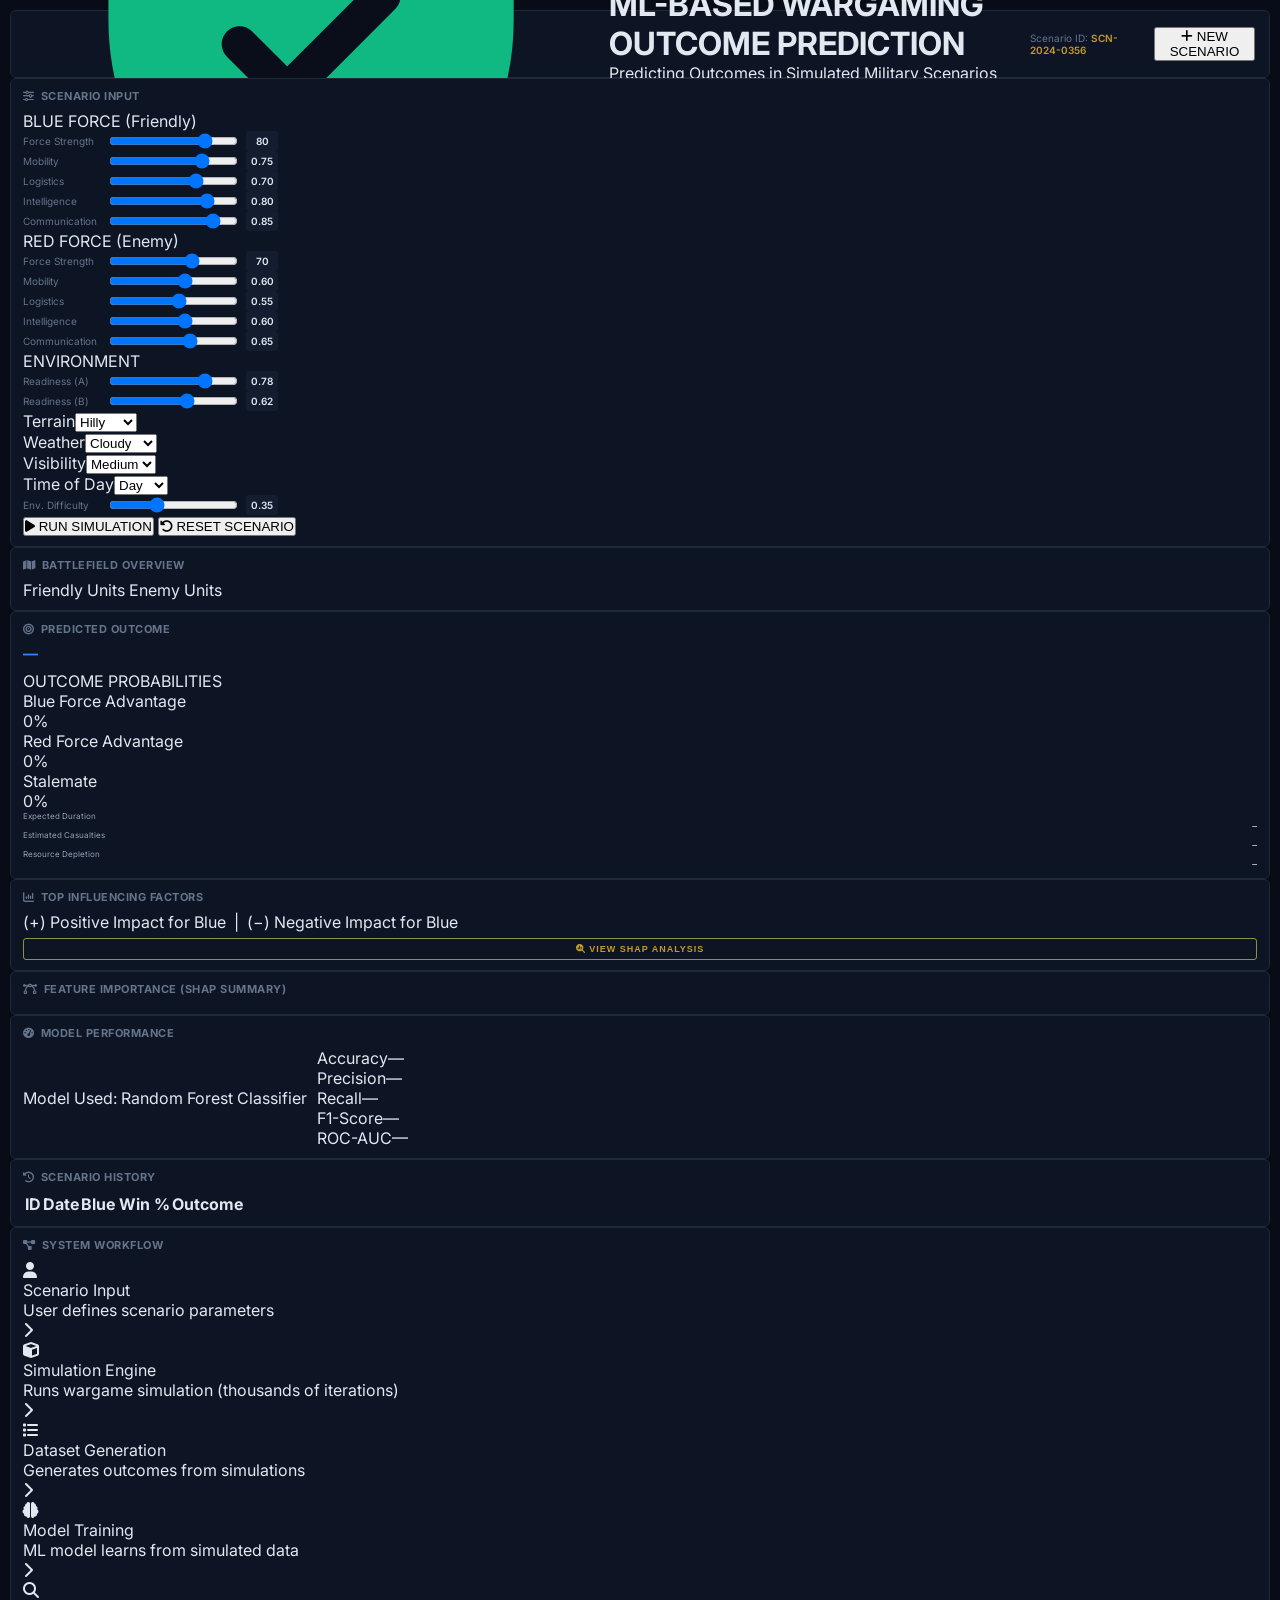
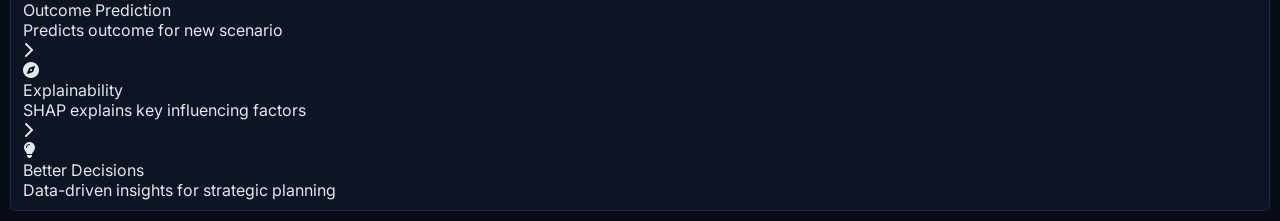
<file: BARBARIK/static/index.html>
<!DOCTYPE html>
<html lang="en">
<head>
<meta charset="UTF-8" />
<meta name="viewport" content="width=device-width, initial-scale=1.0" />
<title>BARBARIK — ML-Based Wargaming Outcome Prediction</title>
<link rel="preconnect" href="https://fonts.googleapis.com" />
<link rel="preconnect" href="https://fonts.gstatic.com" crossorigin />
<link href="https://fonts.googleapis.com/css2?family=Inter:wght@400;500;600;700&display=swap" rel="stylesheet" />
<link rel="stylesheet" href="https://cdnjs.cloudflare.com/ajax/libs/font-awesome/6.5.1/css/all.min.css" />
<link rel="stylesheet" href="/static/style.css" />
<script src="https://cdn.plot.ly/plotly-2.27.0.min.js"></script>
</head>
<body>
<div class="app-grid">

  <!-- ================= HEADER ================= -->
  <header class="header">
    <div class="header-left">
      <svg class="shield-logo" viewBox="0 0 24 24" fill="none">
        <path d="M12 2L4 5v6c0 5 3.5 9.5 8 11 4.5-1.5 8-6 8-11V5l-8-3z" fill="#10b981" stroke="#10b981" stroke-width="1"/>
        <path d="M9 12l2 2 4-4" stroke="#0a0e1a" stroke-width="1.5" fill="none" stroke-linecap="round" stroke-linejoin="round"/>
      </svg>
      <div class="header-text">
        <h1>ML-BASED WARGAMING OUTCOME PREDICTION</h1>
        <p>Predicting Outcomes in Simulated Military Scenarios using Machine Learning</p>
      </div>
    </div>
    <div class="header-right">
      <span class="scenario-id">Scenario ID: <span id="scenario-id">SCN-2024-0356</span></span>
      <button id="btn-new-scenario" class="btn-new">
        <i class="fa-solid fa-plus"></i> NEW SCENARIO
      </button>
    </div>
  </header>

  <!-- ================= MAIN ROW ================= -->
  <!-- LEFT: Scenario Input -->
  <section class="panel panel-scenario">
    <div class="panel-header"><i class="fa-solid fa-sliders"></i> SCENARIO INPUT</div>
    <div class="scenario-body">
      <div class="force-group">
        <div class="force-label blue">BLUE FORCE (Friendly)</div>
        <div class="slider-row"><label>Force Strength</label><input type="range" id="a_force" min="10" max="100" value="80" step="1" data-side="a" /><span class="value-box" id="a_force_val">80</span></div>
        <div class="slider-row"><label>Mobility</label><input type="range" id="a_mobility" min="0" max="1" value="0.75" step="0.01" data-side="a" /><span class="value-box" id="a_mobility_val">0.75</span></div>
        <div class="slider-row"><label>Logistics</label><input type="range" id="a_logistics" min="0" max="1" value="0.70" step="0.01" data-side="a" /><span class="value-box" id="a_logistics_val">0.70</span></div>
        <div class="slider-row"><label>Intelligence</label><input type="range" id="a_intelligence" min="0" max="1" value="0.80" step="0.01" data-side="a" /><span class="value-box" id="a_intelligence_val">0.80</span></div>
        <div class="slider-row"><label>Communication</label><input type="range" id="a_communication" min="0" max="1" value="0.85" step="0.01" data-side="a" /><span class="value-box" id="a_communication_val">0.85</span></div>
      </div>
      <div class="force-group">
        <div class="force-label red">RED FORCE (Enemy)</div>
        <div class="slider-row"><label>Force Strength</label><input type="range" id="b_force" min="10" max="100" value="70" step="1" data-side="b" /><span class="value-box" id="b_force_val">70</span></div>
        <div class="slider-row"><label>Mobility</label><input type="range" id="b_mobility" min="0" max="1" value="0.60" step="0.01" data-side="b" /><span class="value-box" id="b_mobility_val">0.60</span></div>
        <div class="slider-row"><label>Logistics</label><input type="range" id="b_logistics" min="0" max="1" value="0.55" step="0.01" data-side="b" /><span class="value-box" id="b_logistics_val">0.55</span></div>
        <div class="slider-row"><label>Intelligence</label><input type="range" id="b_intelligence" min="0" max="1" value="0.60" step="0.01" data-side="b" /><span class="value-box" id="b_intelligence_val">0.60</span></div>
        <div class="slider-row"><label>Communication</label><input type="range" id="b_communication" min="0" max="1" value="0.65" step="0.01" data-side="b" /><span class="value-box" id="b_communication_val">0.65</span></div>
      </div>
      <div class="env-group">
        <div class="force-label">ENVIRONMENT</div>
        <div class="slider-row"><label>Readiness (A)</label><input type="range" id="a_readiness" min="0" max="1" value="0.78" step="0.01" data-side="a" /><span class="value-box" id="a_readiness_val">0.78</span></div>
        <div class="slider-row"><label>Readiness (B)</label><input type="range" id="b_readiness" min="0" max="1" value="0.62" step="0.01" data-side="b" /><span class="value-box" id="b_readiness_val">0.62</span></div>
        <div class="select-row"><label>Terrain</label><select id="terrain_type"><option>Open</option><option selected>Hilly</option><option>Forest</option><option>Desert</option><option>Urban</option><option>Mixed</option></select></div>
        <div class="select-row"><label>Weather</label><select id="weather"><option>Clear</option><option selected>Cloudy</option><option>Rain</option><option>Fog</option><option>Extreme</option></select></div>
        <div class="select-row"><label>Visibility</label><select id="visibility"><option>High</option><option selected>Medium</option><option>Low</option></select></div>
        <div class="select-row"><label>Time of Day</label><select id="time_of_day"><option selected>Day</option><option>Night</option></select></div>
        <div class="slider-row"><label>Env. Difficulty</label><input type="range" id="environmental_difficulty" min="0" max="1" value="0.35" step="0.01" /><span class="value-box" id="environmental_difficulty_val">0.35</span></div>
      </div>
      <button id="btn-run" class="btn-run"><i class="fa-solid fa-play"></i> RUN SIMULATION</button>
      <button id="btn-reset" class="btn-reset"><i class="fa-solid fa-rotate-left"></i> RESET SCENARIO</button>
    </div>
  </section>

  <!-- CENTER: Battlefield Overview -->
  <section class="panel panel-battlefield">
    <div class="panel-header"><i class="fa-solid fa-map"></i> BATTLEFIELD OVERVIEW</div>
    <div id="battlefield-chart" class="battlefield-chart"></div>
    <div class="battlefield-legend">
      <span><span class="dot blue"></span> Friendly Units</span>
      <span><span class="sq red"></span> Enemy Units</span>
    </div>
  </section>

  <!-- RIGHT: Predicted Outcome + Top Factors -->
  <section class="panel-outcome-wrap">
    <section class="panel panel-outcome">
      <div class="panel-header"><i class="fa-solid fa-bullseye"></i> PREDICTED OUTCOME</div>
      <div class="outcome-body">
        <div class="outcome-title" id="outcome-title">—</div>
        <div id="donut-chart" class="donut-chart"></div>
        <div class="prob-section">
          <div class="prob-subtitle">OUTCOME PROBABILITIES</div>
          <div class="prob-bar-row"><span class="prob-label blue">Blue Force Advantage</span><div class="prob-track"><div class="prob-fill blue" id="bar-a" style="width:0%"></div></div><span class="prob-pct" id="pct-a">0%</span></div>
          <div class="prob-bar-row"><span class="prob-label red">Red Force Advantage</span><div class="prob-track"><div class="prob-fill red" id="bar-b" style="width:0%"></div></div><span class="prob-pct" id="pct-b">0%</span></div>
          <div class="prob-bar-row"><span class="prob-label gray">Stalemate</span><div class="prob-track"><div class="prob-fill gray" id="bar-d" style="width:0%"></div></div><span class="prob-pct" id="pct-d">0%</span></div>
        </div>
        <div class="metric-cards">
          <div class="metric-card"><div class="metric-label">Expected Duration</div><div class="metric-value" id="metric-duration">—</div></div>
          <div class="metric-card"><div class="metric-label">Estimated Casualties</div><div class="metric-value small" id="metric-casualties">—</div></div>
          <div class="metric-card"><div class="metric-label">Resource Depletion</div><div class="metric-value small" id="metric-resource">—</div></div>
        </div>
      </div>
    </section>
    <section class="panel panel-factors">
      <div class="panel-header"><i class="fa-solid fa-chart-column"></i> TOP INFLUENCING FACTORS</div>
      <div id="factors-chart" class="factors-chart"></div>
      <div class="factors-legend">(+) Positive Impact for Blue &nbsp;|&nbsp; (−) Negative Impact for Blue</div>
      <button id="btn-shap" class="btn-view-shap"><i class="fa-solid fa-magnifying-glass-chart"></i> VIEW SHAP ANALYSIS</button>
    </section>
  </section>

  <!-- ================= SECOND ROW ================= -->
  <!-- LEFT: SHAP Summary -->
  <section class="panel panel-shap">
    <div class="panel-header"><i class="fa-solid fa-bezier-curve"></i> FEATURE IMPORTANCE (SHAP SUMMARY)</div>
    <div id="shap-chart" class="shap-chart"></div>
  </section>

  <!-- CENTER: Model Performance -->
  <section class="panel panel-performance">
    <div class="panel-header"><i class="fa-solid fa-gauge-high"></i> MODEL PERFORMANCE</div>
    <div class="perf-body">
      <div class="perf-model-used">Model Used: <span id="model-used">Random Forest Classifier</span></div>
      <div class="perf-grid">
        <div class="perf-metrics">
          <div class="perf-row"><span>Accuracy</span><span id="m-accuracy">—</span></div>
          <div class="perf-row"><span>Precision</span><span id="m-precision">—</span></div>
          <div class="perf-row"><span>Recall</span><span id="m-recall">—</span></div>
          <div class="perf-row"><span>F1-Score</span><span id="m-f1">—</span></div>
          <div class="perf-row"><span>ROC-AUC</span><span id="m-roc">—</span></div>
        </div>
        <div id="roc-chart" class="roc-chart"></div>
      </div>
    </div>
  </section>

  <!-- RIGHT: Scenario History -->
  <section class="panel panel-history">
    <div class="panel-header"><i class="fa-solid fa-clock-rotate-left"></i> SCENARIO HISTORY</div>
    <div class="history-table">
      <table>
        <thead><tr><th>ID</th><th>Date</th><th>Blue Win %</th><th>Outcome</th><th></th></tr></thead>
        <tbody id="history-body"></tbody>
      </table>
    </div>
  </section>

  <!-- ================= BOTTOM: System Workflow ================= -->
  <section class="panel panel-workflow">
    <div class="panel-header"><i class="fa-solid fa-diagram-project"></i> SYSTEM WORKFLOW</div>
    <div class="workflow-body">
      <div class="wf-step"><div class="wf-icon"><i class="fa-solid fa-user"></i></div><div class="wf-title">Scenario Input</div><div class="wf-desc">User defines scenario parameters</div></div>
      <div class="wf-arrow"><i class="fa-solid fa-chevron-right"></i></div>
      <div class="wf-step"><div class="wf-icon"><i class="fa-solid fa-cube"></i></div><div class="wf-title">Simulation Engine</div><div class="wf-desc">Runs wargame simulation (thousands of iterations)</div></div>
      <div class="wf-arrow"><i class="fa-solid fa-chevron-right"></i></div>
      <div class="wf-step"><div class="wf-icon"><i class="fa-solid fa-list"></i></div><div class="wf-title">Dataset Generation</div><div class="wf-desc">Generates outcomes from simulations</div></div>
      <div class="wf-arrow"><i class="fa-solid fa-chevron-right"></i></div>
      <div class="wf-step"><div class="wf-icon"><i class="fa-solid fa-brain"></i></div><div class="wf-title">Model Training</div><div class="wf-desc">ML model learns from simulated data</div></div>
      <div class="wf-arrow"><i class="fa-solid fa-chevron-right"></i></div>
      <div class="wf-step"><div class="wf-icon"><i class="fa-solid fa-magnifying-glass"></i></div><div class="wf-title">Outcome Prediction</div><div class="wf-desc">Predicts outcome for new scenario</div></div>
      <div class="wf-arrow"><i class="fa-solid fa-chevron-right"></i></div>
      <div class="wf-step"><div class="wf-icon"><i class="fa-solid fa-compass"></i></div><div class="wf-title">Explainability</div><div class="wf-desc">SHAP explains key influencing factors</div></div>
      <div class="wf-arrow"><i class="fa-solid fa-chevron-right"></i></div>
      <div class="wf-step wf-final"><div class="wf-icon final"><i class="fa-solid fa-lightbulb"></i></div><div class="wf-title">Better Decisions</div><div class="wf-desc">Data-driven insights for strategic planning</div></div>
    </div>
  </section>

</div>
<script src="/static/app.js"></script>
</body>
</html>
</file>
<file: static/style.css>
:root {
    --bg-main:      #080c16;
    --bg-panel:     #0d1424;
    --bg-card:      #141d30;
    --border:       #1e293b;
    --text-primary: #e2e8f0;
    --text-muted:   #64748b;
    --blue:         #3b82f6;
    --red:          #ef4444;
    --green:        #10b981;
    --gold:         #8b8f4a;
    --gold-text:    #c59b27;
    --gold-bright:  #d9bd67;
}

* {
    margin: 0;
    padding: 0;
    box-sizing: border-box;
}

body {
    font-family: 'Inter', system-ui, -apple-system, sans-serif;
    background-color: var(--bg-main);
    color: var(--text-primary);
    min-height: 100vh;
    padding: 10px;
    overflow-x: hidden;
}

.app-container {
    display: flex;
    flex-direction: column;
    gap: 10px;
    max-width: 1920px;
    margin: 0 auto;
}

/* ==================== BOOT SCREEN ==================== */
.boot-screen {
    position: fixed;
    inset: 0;
    background: #04070d;
    z-index: 99999;
    display: flex;
    flex-direction: column;
    align-items: center;
    justify-content: center;
    opacity: 1;
    transition: opacity 0.6s ease;
}

.boot-screen.fade-out {
    opacity: 0;
    pointer-events: none;
}

.boot-grid-bg {
    position: absolute;
    inset: 0;
    background-image: 
        linear-gradient(to right, rgba(139, 143, 74, 0.08) 1px, transparent 1px),
        linear-gradient(to bottom, rgba(139, 143, 74, 0.08) 1px, transparent 1px);
    background-size: 50px 50px;
}

.boot-scanner-beam {
    position: absolute;
    top: 0;
    left: 0;
    right: 0;
    height: 4px;
    background: linear-gradient(90deg, transparent, #8b8f4a, transparent);
    box-shadow: 0 0 15px #8b8f4a;
    animation: bootScan 4s infinite linear;
}

@keyframes bootScan {
    0% { top: 0; }
    50% { top: 100%; }
    100% { top: 0; }
}

.boot-content {
    position: relative;
    z-index: 2;
    display: flex;
    flex-direction: column;
    align-items: center;
    text-align: center;
    max-width: 920px;
    width: min(88vw, 920px);
    padding: 20px;
}

.boot-logo {
    margin-bottom: 10px;
    filter: drop-shadow(0 0 14px rgba(245, 158, 11, 0.35));
    animation: logoPulse 3s infinite ease-in-out;
}

.boot-logo img {
    display: block;
    width: 112px;
    height: 112px;
    object-fit: contain;
}

@keyframes logoPulse {
    0%, 100% { transform: scale(1); }
    50% { transform: scale(1.05); }
}

.boot-title {
    display: flex;
    flex-direction: column;
    align-items: center;
    justify-content: center;
    max-width: 860px;
    font-family: 'Segoe UI', system-ui, sans-serif;
    font-size: 44px;
    font-weight: 700;
    line-height: 1;
    letter-spacing: 4px;
    color: #ffffff;
    margin: 0 0 16px;
}

.boot-brand {
    position: relative;
    display: block;
    width: 100%;
    padding: 0 62px 10px;
    border-bottom: 1px solid rgba(201, 181, 112, 0.55);
    font-family: Georgia, 'Times New Roman', serif;
    font-size: clamp(42px, 5vw, 66px);
    line-height: 0.9;
    letter-spacing: 12px;
    text-indent: 12px;
    text-shadow:
        0 0 26px rgba(210, 196, 125, 0.2),
        0 5px 24px rgba(0, 0, 0, 0.85);
}

.boot-heading-main {
    display: block;
    max-width: 780px;
    margin-top: 14px;
    font-family: 'Segoe UI', system-ui, sans-serif;
    font-size: clamp(19px, 2.2vw, 30px);
    line-height: 1.22;
    letter-spacing: 3px;
    font-weight: 700;
    text-transform: uppercase;
    text-wrap: balance;
}

.boot-unit {
    position: relative;
    display: inline-flex;
    align-items: center;
    justify-content: center;
    min-width: 310px;
    margin-top: 20px;
    padding: 11px 28px 10px;
    border: 1px solid rgba(245, 190, 75, 0.9);
    border-radius: 4px;
    background:
        linear-gradient(105deg, rgba(245, 158, 11, 0.03), rgba(245, 158, 11, 0.2) 50%, rgba(245, 158, 11, 0.03)),
        rgba(8, 12, 22, 0.92);
    box-shadow:
        inset 0 0 18px rgba(245, 158, 11, 0.1),
        0 0 22px rgba(245, 158, 11, 0.14),
        0 8px 24px rgba(0, 0, 0, 0.4);
    font-family: 'Segoe UI', system-ui, sans-serif;
    font-size: 13px;
    line-height: 1.25;
    font-weight: 800;
    letter-spacing: 5px;
    text-indent: 5px;
    color: #ffe2a0;
    text-transform: uppercase;
}

.boot-unit::before,
.boot-unit::after {
    content: "";
    width: 18px;
    height: 1px;
    margin: 0 12px;
    background: linear-gradient(90deg, transparent, #fbbf24);
}

.boot-unit::after {
    transform: rotate(180deg);
}

.boot-subtitle {
    font-size: 11px;
    font-weight: 700;
    letter-spacing: 2px;
    color: var(--gold-text);
    margin-bottom: 2px;
}

.boot-tagline {
    font-size: 10px;
    color: var(--text-muted);
    letter-spacing: 1px;
    margin-bottom: 20px;
}

.boot-terminal-box {
    width: 100%;
    background: rgba(13, 20, 36, 0.9);
    border: 1px solid var(--border);
    border-radius: 6px;
    padding: 14px 18px;
    font-family: 'JetBrains Mono', monospace;
    font-size: 10px;
    text-align: left;
    margin-bottom: 20px;
    box-shadow: 0 10px 30px rgba(0,0,0,0.5);
    display: flex;
    flex-direction: column;
    gap: 4px;
}

.terminal-line {
    color: #94a3b8;
    opacity: 0;
    transform: translateY(4px);
    transition: all 0.3s ease;
}

.terminal-line.visible {
    opacity: 1;
    transform: translateY(0);
}

.terminal-line.done {
    color: var(--green);
}

.boot-action-area {
    margin-bottom: 20px;
}

.btn-init-boot {
    background: #252b14;
    border: 1.5px solid var(--gold);
    color: #ffffff;
    padding: 12px 28px;
    font-size: 12px;
    font-weight: 700;
    letter-spacing: 2px;
    border-radius: 6px;
    cursor: pointer;
    display: flex;
    align-items: center;
    gap: 10px;
    box-shadow: 0 0 20px rgba(139, 143, 74, 0.3);
    transition: all 0.3s;
}

.btn-init-boot:hover {
    background: #3c4420;
    transform: scale(1.03);
    box-shadow: 0 0 30px rgba(139, 143, 74, 0.6);
}

.boot-footer {
    display: flex;
    flex-direction: column;
    align-items: center;
    gap: 10px;
}

.btn-skip-boot {
    background: transparent;
    border: none;
    color: var(--text-muted);
    font-size: 10px;
    cursor: pointer;
    letter-spacing: 1px;
}

.btn-skip-boot:hover {
    color: var(--text-primary);
}

.academic-disclaimer {
    font-size: 9px;
    color: #475569;
    max-width: 450px;
    line-height: 1.3;
}

/* ==================== HEADER ENHANCEMENTS ==================== */
.header {
    display: flex;
    justify-content: space-between;
    align-items: center;
    padding: 8px 14px;
    height: 68px;
    background: var(--bg-panel);
    border: 1px solid var(--border);
    border-radius: 6px;
}

.header-left {
    display: flex;
    align-items: center;
    gap: 12px;
    flex: 1 1 100%;
    min-width: 0;
}

.logo-shield {
    display: flex;
    align-items: center;
    justify-content: center;
    flex: 0 0 44px;
    width: 44px;
    height: 44px;
}

.logo-shield img {
    display: block;
    width: 44px;
    height: 44px;
    object-fit: contain;
}

.header-title {
    display: flex;
    flex-direction: column;
    flex: 1 1 100%;
    min-width: 0;
}

.header-main-title {
    display: flex;
    align-items: center;
    gap: 7px;
    min-width: 0;
    max-width: 100%;
    width: 100%;
    font-weight: 700;
    font-size: 12px;
    line-height: 1.2;
    color: #ffffff;
    letter-spacing: 0.7px;
    white-space: nowrap;
}

.header-brand {
    color: #ffffff;
    font-family: Georgia, 'Times New Roman', serif;
    font-size: 17px;
    letter-spacing: 2.5px;
}

.header-colon {
    color: var(--gold-bright);
    font-size: 17px;
}

.header-heading {
    min-width: 0;
    flex: 1 1 auto;
    max-width: 760px;
    overflow: hidden;
    text-overflow: ellipsis;
    text-transform: uppercase;
}

.header-divider {
    flex: 0 0 1px;
    width: 1px;
    height: 18px;
    margin: 0 3px;
    background: linear-gradient(to bottom, transparent, var(--gold-text), transparent);
}

.header-unit {
    flex: 0 0 auto;
    font-family: Georgia, 'Times New Roman', serif;
    color: var(--gold-text);
    letter-spacing: 1.4px;
    text-transform: uppercase;
}

@media (max-width: 1380px) {
    .header-main-title {
        font-size: 10px;
        gap: 5px;
        letter-spacing: 0.45px;
    }

    .header-brand {
        font-size: 14px;
        letter-spacing: 1.8px;
    }

    .header-heading {
        max-width: 360px;
    }

    .header-unit {
        letter-spacing: 0.8px;
    }

    .status-pills-bar {
        display: none;
    }
}

@media (max-width: 900px) {
    .header-heading,
    .header-divider {
        display: none;
    }

    .header-unit {
        margin-left: 2px;
    }

    .boot-title {
        width: 100%;
        column-gap: 7px;
        font-size: clamp(22px, 6vw, 34px);
    }
}

.header-subtitle {
    font-size: 10px;
    color: var(--text-muted);
}

/* STATUS PILLS BAR */
.status-pills-bar {
    display: flex;
    align-items: center;
    gap: 8px;
    margin-left: 12px;
    padding-left: 12px;
    border-left: 1px solid var(--border);
}

.status-pill {
    display: flex;
    align-items: center;
    gap: 4px;
    font-size: 9px;
    font-weight: 600;
    color: var(--text-muted);
    background: var(--bg-card);
    padding: 3px 8px;
    border-radius: 4px;
    border: 1px solid var(--border);
}

.status-pill.online {
    color: var(--green);
    border-color: rgba(16, 185, 129, 0.3);
}

.pulse-dot {
    width: 6px;
    height: 6px;
    background: var(--green);
    border-radius: 50%;
    display: inline-block;
    box-shadow: 0 0 6px var(--green);
    animation: pulseDot 2s infinite;
}

@keyframes pulseDot {
    0%, 100% { opacity: 1; transform: scale(1); }
    50% { opacity: 0.4; transform: scale(0.8); }
}

.header-right {
    display: flex;
    align-items: center;
    gap: 8px;
}

.header-tool-btn {
    background: var(--bg-card);
    border: 1px solid var(--border);
    color: var(--text-primary);
    padding: 5px 9px;
    font-size: 9px;
    font-weight: 600;
    border-radius: 4px;
    cursor: pointer;
    display: flex;
    align-items: center;
    gap: 5px;
    transition: all 0.2s;
}

.header-tool-btn:hover {
    border-color: var(--gold);
    color: var(--gold-text);
}

.header-tool-btn.icon-only {
    padding: 5px;
}

.scenario-id {
    font-size: 10px;
    color: var(--text-muted);
}

.scenario-id span {
    color: var(--gold-text);
    font-weight: 600;
}

.btn-new-scenario {
    background: #0d1424;
    border: 1px solid var(--gold);
    color: var(--gold-text);
    padding: 6px 12px;
    font-size: 10px;
    font-weight: 700;
    text-transform: uppercase;
    letter-spacing: 1px;
    cursor: pointer;
    border-radius: 4px;
    transition: all 0.2s;
}

.btn-new-scenario:hover {
    background: rgba(139, 143, 74, 0.15);
}

/* ==================== BULLETPROOF DASHBOARD GRID ==================== */
.dashboard-body {
    display: grid;
    grid-template-columns: 280px minmax(0, 1fr);
    gap: 12px;
    align-items: start;
}

.panel-scenario-input {
    grid-column: 1;
    width: 280px;
    min-width: 280px;
    flex-shrink: 0;
    display: flex;
    flex-direction: column;
    gap: 10px;
    position: relative;
    z-index: 20;
    box-sizing: border-box;
}

.main-right-area {
    grid-column: 2;
    min-width: 0;
    display: flex;
    flex-direction: column;
    gap: 10px;
    overflow: hidden;
}

.panels-row {
    display: grid;
    grid-template-columns: 1.6fr 1.1fr 1fr;
    gap: 10px;
    min-width: 0;
}

.top-panels-row {
    height: 340px;
}

.second-panels-row {
    height: 250px;
}

.panel {
    background: var(--bg-panel);
    border: 1px solid var(--border);
    border-radius: 6px;
    padding: 10px 12px;
    display: flex;
    flex-direction: column;
    min-width: 0;
    overflow: hidden;
    position: relative;
    box-sizing: border-box;
}

.panel-header {
    display: flex;
    align-items: center;
    gap: 6px;
    font-size: 11px;
    font-weight: 700;
    text-transform: uppercase;
    letter-spacing: 0.5px;
    color: var(--text-muted);
    margin-bottom: 8px;
}

.panel-action-link {
    background: transparent;
    border: none;
    color: var(--gold-text);
    font-size: 9px;
    font-weight: 600;
    cursor: pointer;
    margin-left: auto;
    display: flex;
    align-items: center;
    gap: 3px;
}

.panel-action-link:hover {
    text-decoration: underline;
}

/* SLIDERS & FORCE SECTIONS */
.force-section {
    display: flex;
    flex-direction: column;
    gap: 5px;
}

.force-header {
    font-size: 11px;
    font-weight: 700;
    text-transform: uppercase;
    letter-spacing: 0.5px;
}

.blue-force-header { color: var(--blue); }
.red-force-header { color: var(--red); }
.env-header { font-size: 11px; font-weight: 700; text-transform: uppercase; color: var(--gold-text); }

.slider-row {
    display: flex;
    align-items: center;
    gap: 8px;
    width: 100%;
}

.slider-row label {
    font-size: 10px;
    color: var(--text-muted);
    width: 78px;
    flex-shrink: 0;
}

.slider {
    flex: 1;
    min-width: 0;
    -webkit-appearance: none;
    appearance: none;
    height: 3px;
    background: var(--border);
    border-radius: 2px;
    outline: none;
}

.slider::-webkit-slider-thumb {
    -webkit-appearance: none;
    appearance: none;
    width: 10px;
    height: 10px;
    border-radius: 50%;
    cursor: pointer;
}

.blue-slider::-webkit-slider-thumb { background: var(--blue); }
.red-slider::-webkit-slider-thumb { background: var(--red); }

.value-box {
    width: 32px;
    height: 20px;
    background: var(--bg-card);
    border-radius: 3px;
    display: flex;
    align-items: center;
    justify-content: center;
    font-size: 10px;
    font-weight: 600;
    flex-shrink: 0;
    box-sizing: border-box;
}

.blue-val { border: 1px solid rgba(59, 130, 246, 0.4); color: var(--blue); }
.red-val { border: 1px solid rgba(239, 68, 68, 0.4); color: var(--red); }

.env-section { display: flex; flex-direction: column; gap: 5px; }
.dropdown-row { display: flex; align-items: center; gap: 8px; width: 100%; }
.dropdown-row label { font-size: 10px; color: var(--text-muted); width: 78px; flex-shrink: 0; }
.dropdown {
    flex: 1;
    min-width: 0;
    background: var(--bg-card);
    border: 1px solid var(--border);
    border-radius: 3px;
    padding: 4px 6px;
    color: var(--text-primary);
    font-size: 10px;
    outline: none;
    cursor: pointer;
}

.btn-run-simulation {
    background: #252b14;
    border: 1px solid var(--gold);
    color: var(--gold-text);
    padding: 10px;
    font-size: 11px;
    font-weight: 700;
    text-transform: uppercase;
    letter-spacing: 1px;
    border-radius: 4px;
    cursor: pointer;
    display: flex;
    align-items: center;
    justify-content: center;
    gap: 6px;
    transition: all 0.2s;
    margin-top: 4px;
}

.btn-run-simulation:hover { background: #353d1d; color: #ffffff; }

/* BATTLEFIELD OVERVIEW PANEL */
.panel-battlefield {
    height: 100%;
    min-width: 0;
}

.live-phase-tag {
    font-size: 9px;
    font-weight: 700;
    color: var(--green);
    margin-left: auto;
    letter-spacing: 0.5px;
}

.weather-indicator {
    font-size: 10px;
    font-weight: 600;
    color: #94a3b8;
    margin-left: 10px;
    padding: 2px 8px;
    background: rgba(148, 163, 184, 0.15);
    border-radius: 3px;
    border: 1px solid rgba(148, 163, 184, 0.3);
}

.battlefield-container {
    position: relative;
    width: 100%;
    flex: 1;
    border-radius: 4px;
    overflow: hidden;
    background: #000;
    border: 1px solid var(--border);
}

#terrainImage {
    width: 100%;
    height: 100%;
    object-fit: cover;
    display: block;
    filter: brightness(0.85) contrast(1.15);
}

.grid-overlay {
    position: absolute;
    inset: 0;
    background-image: 
        linear-gradient(to right, rgba(255, 255, 255, 0.05) 1px, transparent 1px),
        linear-gradient(to bottom, rgba(255, 255, 255, 0.05) 1px, transparent 1px);
    background-size: 40px 40px;
    pointer-events: none;
}

.terrain-scan-line {
    position: absolute;
    top: 0;
    left: 0;
    right: 0;
    height: 2px;
    background: rgba(16, 185, 129, 0.4);
    box-shadow: 0 0 10px #10b981;
    animation: scanMap 6s infinite linear;
    pointer-events: none;
}

@keyframes scanMap {
    0% { top: 0; }
    100% { top: 100%; }
}

.weather-overlay {
    position: absolute;
    inset: 0;
    pointer-events: none;
    transition: all 0.5s ease;
    z-index: 10;
}

/* Clear - No overlay */
.weather-overlay.clear {
    background: transparent;
}

/* Cloudy - Gray overlay */
.weather-overlay.cloudy {
    background: rgba(100, 116, 139, 0.5);
    box-shadow: inset 0 0 100px rgba(100, 116, 139, 0.3);
}

/* Rain - Rain animation with blue tint */
.weather-overlay.rain {
    background: linear-gradient(135deg, rgba(59, 130, 246, 0.4) 0%, rgba(37, 99, 235, 0.5) 100%);
    animation: rainPulse 2s infinite;
}

.weather-overlay.rain::before {
    content: '';
    position: absolute;
    inset: 0;
    background-image: 
        linear-gradient(to bottom, rgba(59, 130, 246, 0.3) 1px, transparent 1px),
        linear-gradient(to bottom, rgba(59, 130, 246, 0.2) 1px, transparent 1px);
    background-size: 100% 15px, 100% 25px;
    background-position: 0 0, 5px 0;
    animation: rainFall 0.3s infinite linear;
}

@keyframes rainPulse {
    0%, 100% { opacity: 0.8; }
    50% { opacity: 1; }
}

@keyframes rainFall {
    0% { background-position: 0 0, 5px 0; }
    100% { background-position: 0 30px, 5px 30px; }
}

/* Fog - White/gray fog with blur */
.weather-overlay.fog {
    background: rgba(148, 163, 184, 0.6);
    backdrop-filter: blur(4px);
    animation: fogDrift 8s infinite ease-in-out;
    box-shadow: inset 0 0 150px rgba(148, 163, 184, 0.4);
}

@keyframes fogDrift {
    0%, 100% { opacity: 0.6; }
    50% { opacity: 0.8; }
}

/* Extreme - Red/orange storm effect */
.weather-overlay.extreme {
    background: linear-gradient(135deg, rgba(239, 68, 68, 0.5) 0%, rgba(249, 115, 22, 0.6) 100%);
    animation: extremeStorm 1.5s infinite;
    box-shadow: inset 0 0 100px rgba(239, 68, 68, 0.5);
}

.weather-overlay.extreme::before {
    content: '';
    position: absolute;
    inset: 0;
    background: radial-gradient(circle at 50% 50%, rgba(239, 68, 68, 0.6) 0%, transparent 70%);
    animation: stormPulse 2s infinite;
}

@keyframes extremeStorm {
    0%, 100% { opacity: 0.9; }
    50% { opacity: 1; }
}

@keyframes stormPulse {
    0%, 100% { transform: scale(1); opacity: 0.7; }
    50% { transform: scale(1.15); opacity: 0.9; }
}

.tactical-badge {
    position: absolute;
    width: 22px;
    height: 22px;
    transform: translate(-50%, -50%);
    display: flex;
    align-items: center;
    justify-content: center;
    border-radius: 4px;
    box-shadow: 0 0 8px rgba(0, 0, 0, 0.8);
    z-index: 10;
}

.unit-pulse { animation: unitPulse 3s infinite ease-in-out; }
@keyframes unitPulse {
    0%, 100% { transform: translate(-50%, -50%) scale(1); }
    50% { transform: translate(-50%, -50%) scale(1.15); }
}

.blue-badge { background: rgba(30, 64, 175, 0.85); border: 1px solid var(--blue); color: #ffffff; }
.blue-badge svg { width: 12px; height: 12px; }
.red-badge { background: rgba(153, 27, 27, 0.85); border: 1px solid var(--red); color: #ffffff; }
.red-badge svg { width: 12px; height: 12px; }

.map-legend {
    position: absolute;
    bottom: 8px;
    left: 8px;
    background: rgba(8, 12, 22, 0.85);
    border: 1px solid var(--border);
    padding: 6px 10px;
    border-radius: 4px;
    display: flex;
    flex-direction: column;
    gap: 4px;
    font-size: 10px;
    color: var(--text-primary);
    z-index: 10;
    backdrop-filter: blur(4px);
}

.legend-row { display: flex; align-items: center; gap: 6px; }
.blue-box { width: 10px; height: 10px; background: var(--blue); border-radius: 2px; }
.red-box { width: 10px; height: 10px; background: var(--red); border-radius: 2px; }

/* PREDICTED OUTCOME PANEL */
.panel-predicted-outcome { height: 100%; min-width: 0; }

.confidence-badge {
    margin-left: auto;
    font-size: 8px;
    font-weight: 700;
    padding: 2px 6px;
    border-radius: 3px;
    border: 1px solid var(--border);
}

.confidence-badge.high { background: rgba(16, 185, 129, 0.15); color: var(--green); border-color: var(--green); }
.confidence-badge.medium { background: rgba(217, 119, 6, 0.15); color: #f59e0b; border-color: #f59e0b; }
.confidence-badge.low { background: rgba(239, 68, 68, 0.15); color: var(--red); border-color: var(--red); }

.outcome-title { font-size: 15px; font-weight: 700; color: var(--blue); margin-bottom: 8px; }

.donut-and-probs { display: flex; align-items: center; gap: 8px; margin-bottom: 8px; }
.donut-wrapper { width: 110px; height: 110px; flex-shrink: 0; }
#donutChart { width: 110px; height: 110px; }

.probs-box {
    flex: 1;
    background: var(--bg-card);
    border: 1px solid var(--border);
    border-radius: 4px;
    padding: 8px;
    display: flex;
    flex-direction: column;
    gap: 6px;
    min-width: 0;
}

.probs-header { font-size: 9px; font-weight: 700; color: var(--text-muted); text-transform: uppercase; }
.prob-item { display: flex; flex-direction: column; gap: 2px; }
.prob-label-val { display: flex; justify-content: space-between; font-size: 9px; color: var(--text-primary); }
.prob-bar-track { height: 4px; background: rgba(255, 255, 255, 0.05); border-radius: 2px; overflow: hidden; }
.prob-bar-fill { height: 100%; border-radius: 2px; transition: width 0.3s; }
.blue-fill { background: var(--blue); }
.red-fill { background: var(--red); }
.gray-fill { background: var(--text-muted); }

.metric-cards-grid { display: grid; grid-template-columns: 1fr 1fr 1fr; gap: 6px; }
.m-card { background: var(--bg-card); border: 1px solid var(--border); border-radius: 4px; padding: 6px; }
.m-label { font-size: 8px; color: var(--text-muted); text-transform: uppercase; margin-bottom: 2px; }
.m-val { font-size: 11px; font-weight: 700; color: var(--text-primary); line-height: 1.2; }

.btn-why-prediction {
    background: rgba(139, 143, 74, 0.1);
    border: 1px solid var(--gold);
    color: var(--gold-text);
    padding: 6px;
    font-size: 9px;
    font-weight: 700;
    text-transform: uppercase;
    letter-spacing: 0.5px;
    border-radius: 4px;
    cursor: pointer;
    display: flex;
    align-items: center;
    justify-content: center;
    gap: 5px;
    margin-top: 6px;
    transition: all 0.2s;
}

.btn-why-prediction:hover { background: rgba(139, 143, 74, 0.25); color: #ffffff; }

/* TOP INFLUENCING FACTORS PANEL */
.panel-top-factors { height: 100%; min-width: 0; }
.influencing-chart-box { flex: 1; width: 100%; min-height: 180px; min-width: 0; overflow: hidden; }
.influencing-legend-text { font-size: 8px; color: var(--text-muted); text-align: center; margin-top: 4px; }
.btn-view-shap {
    background: transparent;
    border: 1px solid var(--gold);
    color: var(--gold-text);
    padding: 5px;
    font-size: 9px;
    font-weight: 700;
    text-transform: uppercase;
    letter-spacing: 1px;
    border-radius: 3px;
    cursor: pointer;
    margin-top: 6px;
    width: 100%;
    transition: all 0.2s;
}
.btn-view-shap:hover { background: rgba(139, 143, 74, 0.15); }

/* SECOND ROW PANELS */
.panel-shap-summary { height: 100%; min-width: 0; }
.shap-summary-box { flex: 1; width: 100%; min-width: 0; overflow: hidden; }

.panel-model-perf { height: 100%; min-width: 0; }
.model-used-tag { font-size: 9px; color: var(--text-muted); margin-bottom: 6px; }

.perf-body { display: flex; gap: 10px; flex: 1; align-items: center; }
.metrics-column { flex: 1; display: flex; flex-direction: column; gap: 6px; }
.p-row { display: flex; justify-content: space-between; font-size: 10px; padding-bottom: 4px; border-bottom: 1px solid var(--border); }
.p-row span:first-child { color: var(--text-muted); }
.p-row span:last-child { font-weight: 600; color: var(--text-primary); }

.roc-column { width: 120px; display: flex; flex-direction: column; align-items: center; }
.roc-title { font-size: 8px; color: var(--text-muted); margin-bottom: 2px; }
#rocCurve { width: 120px; height: 120px; }

.panel-scenario-history { height: 100%; min-width: 0; }
.history-table-wrapper { flex: 1; overflow-y: auto; }
.history-table-wrapper table { width: 100%; border-collapse: collapse; font-size: 10px; }
.history-table-wrapper th { text-align: left; padding: 4px 6px; font-size: 8px; text-transform: uppercase; color: var(--text-muted); border-bottom: 1px solid var(--border); }
.history-table-wrapper td { padding: 4px 6px; border-bottom: 1px solid var(--border); }

/* ==================== COMMAND CONSOLE / LOG DRAWER ==================== */
.console-drawer {
    background: var(--bg-panel);
    border: 1px solid var(--border);
    border-radius: 6px;
    overflow: hidden;
}

.console-header {
    background: var(--bg-card);
    padding: 6px 12px;
    font-size: 10px;
    font-weight: 700;
    color: var(--text-muted);
    display: flex;
    justify-content: space-between;
    align-items: center;
    cursor: pointer;
}

.console-body {
    height: 70px;
    padding: 8px 12px;
    font-family: 'JetBrains Mono', monospace;
    font-size: 9px;
    overflow-y: auto;
    display: flex;
    flex-direction: column;
    gap: 3px;
    background: #060a12;
    transition: height 0.3s ease;
}

.console-drawer.collapsed .console-body {
    height: 0;
    padding: 0;
}

.log-entry { color: #94a3b8; }
.log-entry.ready { color: var(--green); }
.log-entry.info { color: var(--blue); }
.log-entry.sim { color: var(--gold-text); }

/* ==================== BATTLE SIMULATION TIMELINE ==================== */
.panel-timeline {
    grid-column: span 3;
    min-height: 180px;
    background: linear-gradient(135deg, #0a0f1a 0%, #0d1117 100%);
    border: 1px solid rgba(59, 130, 246, 0.3);
    box-shadow: 0 0 30px rgba(59, 130, 246, 0.1), inset 0 0 60px rgba(59, 130, 246, 0.05);
}

.timeline-status {
    font-size: 9px;
    font-weight: 700;
    color: #10b981;
    margin-left: auto;
    animation: pulseGlow 2s infinite;
}

@keyframes pulseGlow {
    0%, 100% { opacity: 1; text-shadow: 0 0 10px #10b981; }
    50% { opacity: 0.7; text-shadow: 0 0 5px #10b981; }
}

.timeline-container {
    display: grid;
    grid-template-columns: 1fr 1fr 1fr;
    gap: 15px;
    padding: 15px;
}

.timeline-phases {
    display: flex;
    flex-direction: column;
    gap: 8px;
}

.phase {
    display: flex;
    align-items: center;
    gap: 10px;
    padding: 8px 12px;
    background: rgba(59, 130, 246, 0.1);
    border: 1px solid rgba(59, 130, 246, 0.2);
    border-radius: 4px;
    transition: all 0.3s ease;
}

.phase.active {
    background: rgba(59, 130, 246, 0.2);
    border-color: rgba(59, 130, 246, 0.5);
    box-shadow: 0 0 15px rgba(59, 130, 246, 0.3);
}

.phase.completed {
    background: rgba(16, 185, 129, 0.1);
    border-color: rgba(16, 185, 129, 0.3);
}

.phase-icon {
    font-size: 16px;
}

.phase-label {
    font-size: 9px;
    font-weight: 600;
    color: #e2e8f0;
    text-transform: uppercase;
    letter-spacing: 0.5px;
}

.phase-time {
    font-size: 8px;
    color: #64748b;
    margin-left: auto;
    font-family: 'JetBrains Mono', monospace;
}

.timeline-metrics {
    display: flex;
    flex-direction: column;
    gap: 8px;
}

.metric-row {
    display: flex;
    align-items: center;
    gap: 8px;
}

.metric-label {
    font-size: 8px;
    color: #94a3b8;
    min-width: 90px;
}

.metric-bar-track {
    flex: 1;
    height: 6px;
    background: rgba(30, 41, 59, 0.8);
    border-radius: 3px;
    overflow: hidden;
}

.metric-bar-fill {
    height: 100%;
    border-radius: 3px;
    transition: width 0.5s ease;
}

.blue-fill {
    background: linear-gradient(90deg, #3b82f6, #60a5fa);
}

.red-fill {
    background: linear-gradient(90deg, #ef4444, #f87171);
}

.casualty-fill {
    background: linear-gradient(90deg, #f59e0b, #fbbf24);
}

.metric-value {
    font-size: 8px;
    font-weight: 700;
    color: #e2e8f0;
    min-width: 35px;
    text-align: right;
    font-family: 'JetBrains Mono', monospace;
}

.timeline-events {
    display: flex;
    flex-direction: column;
    gap: 6px;
    max-height: 100px;
    overflow-y: auto;
}

.event-item {
    display: flex;
    gap: 8px;
    padding: 6px 8px;
    background: rgba(30, 41, 59, 0.5);
    border-left: 2px solid #3b82f6;
    border-radius: 2px;
    font-size: 8px;
    animation: slideIn 0.3s ease;
}

@keyframes slideIn {
    from { opacity: 0; transform: translateX(-10px); }
    to { opacity: 1; transform: translateX(0); }
}

.event-time {
    color: #10b981;
    font-family: 'JetBrains Mono', monospace;
    font-weight: 700;
    min-width: 45px;
}

.event-desc {
    color: #94a3b8;
}

.timeline-progress {
    grid-column: span 3;
    display: flex;
    align-items: center;
    gap: 15px;
    padding-top: 10px;
    border-top: 1px solid rgba(59, 130, 246, 0.2);
}

.progress-label {
    font-size: 8px;
    font-weight: 600;
    color: #94a3b8;
    min-width: 140px;
}

.progress-bar-track {
    flex: 1;
    height: 8px;
    background: rgba(30, 41, 59, 0.8);
    border-radius: 4px;
    overflow: hidden;
}

.progress-bar-fill {
    height: 100%;
    background: linear-gradient(90deg, #3b82f6, #10b981);
    border-radius: 4px;
    transition: width 0.3s ease;
    animation: progressPulse 2s infinite;
}

@keyframes progressPulse {
    0%, 100% { opacity: 1; }
    50% { opacity: 0.8; }
}

.progress-percent {
    font-size: 10px;
    font-weight: 700;
    color: #10b981;
    min-width: 40px;
    text-align: right;
    font-family: 'JetBrains Mono', monospace;
}

/* ==================== MODALS & DRAWERS ==================== */
.modal-overlay {
    position: fixed;
    inset: 0;
    background: rgba(4, 7, 13, 0.85);
    backdrop-filter: blur(6px);
    z-index: 9999;
    display: flex;
    align-items: center;
    justify-content: center;
    opacity: 0;
    pointer-events: none;
    transition: opacity 0.3s ease;
}

.modal-overlay.open {
    opacity: 1;
    pointer-events: auto;
}

.modal-card {
    background: var(--bg-panel);
    border: 1px solid var(--border);
    border-radius: 8px;
    padding: 18px 22px;
    box-shadow: 0 15px 40px rgba(0,0,0,0.8);
    display: flex;
    flex-direction: column;
    max-height: 90vh;
}

.modal-header-row {
    display: flex;
    justify-content: space-between;
    align-items: center;
    margin-bottom: 14px;
    padding-bottom: 10px;
    border-bottom: 1px solid var(--border);
}

.modal-header-row h2 {
    font-size: 14px;
    font-weight: 700;
    color: #ffffff;
    display: flex;
    align-items: center;
    gap: 8px;
}

.modal-close-btn {
    background: transparent;
    border: none;
    color: var(--text-muted);
    cursor: pointer;
    padding: 4px;
}

.modal-close-btn:hover { color: #ffffff; }

/* SIMULATION PROGRESS MODAL */
.sim-progress-card { width: 440px; text-align: center; gap: 14px; }
.modal-title { font-size: 13px; font-weight: 700; color: var(--gold-text); display: flex; align-items: center; justify-content: center; gap: 8px; }
.sim-stage-desc { font-family: 'JetBrains Mono', monospace; font-size: 10px; color: var(--blue); min-height: 15px; }

.sim-progress-bar-track {
    width: 100%;
    height: 6px;
    background: var(--bg-card);
    border-radius: 3px;
    overflow: hidden;
    border: 1px solid var(--border);
}

.sim-progress-bar-fill {
    height: 100%;
    width: 0%;
    background: linear-gradient(90deg, var(--blue), var(--green));
    border-radius: 3px;
    transition: width 0.2s linear;
}

.sim-stages-timeline {
    display: flex;
    justify-content: space-between;
    font-size: 8px;
    color: var(--text-muted);
}

.stage-step.active { color: var(--gold-text); font-weight: 700; }
.stage-step.done { color: var(--green); }

/* XAI DRAWER */
.xai-card { width: 550px; gap: 14px; }
.xai-body { display: flex; flex-direction: column; gap: 14px; overflow-y: auto; max-height: 60vh; }
.xai-section h3 { font-size: 10px; color: var(--text-muted); text-transform: uppercase; margin-bottom: 6px; }

.xai-table-wrapper table { width: 100%; border-collapse: collapse; font-size: 11px; }
.xai-table-wrapper th { text-align: left; padding: 6px; font-size: 9px; color: var(--text-muted); border-bottom: 1px solid var(--border); }
.xai-table-wrapper td { padding: 6px; border-bottom: 1px solid var(--border); }

.xai-reasoning-box {
    background: var(--bg-card);
    border: 1px solid var(--border);
    border-radius: 4px;
    padding: 10px 12px;
    font-size: 11px;
    line-height: 1.5;
    color: var(--text-primary);
}

.xai-footer { display: flex; justify-content: flex-end; margin-top: 10px; }
.btn-export {
    background: #252b14;
    border: 1px solid var(--gold);
    color: var(--gold-text);
    padding: 8px 14px;
    font-size: 10px;
    font-weight: 700;
    border-radius: 4px;
    cursor: pointer;
    display: flex;
    align-items: center;
    gap: 6px;
}

/* COMPARE MODAL */
.compare-card { width: 700px; gap: 12px; }
.compare-selectors { display: flex; gap: 20px; }
.compare-selectors div { display: flex; align-items: center; gap: 8px; flex: 1; }
.compare-selectors label { font-size: 10px; color: var(--text-muted); }
.compare-grid { overflow-y: auto; max-height: 60vh; }

/* RANDOM FOREST INSPECTOR */
.inspector-card { width: 620px; gap: 12px; }
.inspector-params-grid { display: grid; grid-template-columns: repeat(3, 1fr); gap: 8px; }
.param-box { background: var(--bg-card); border: 1px solid var(--border); padding: 8px; border-radius: 4px; display: flex; flex-direction: column; }
.p-label { font-size: 8px; color: var(--text-muted); text-transform: uppercase; }
.p-val { font-size: 12px; font-weight: 700; color: var(--gold-text); }
.tree-viz-container { background: #060a12; border: 1px solid var(--border); border-radius: 4px; padding: 12px; min-height: 200px; display: flex; align-items: center; justify-content: center; }

/* VIVA & SETTINGS MODALS */
.viva-card { width: 500px; gap: 12px; }
.viva-body { display: flex; flex-direction: column; gap: 12px; overflow-y: auto; max-height: 60vh; }
.viva-item h4 { font-size: 11px; color: var(--gold-text); margin-bottom: 4px; }
.viva-item p { font-size: 10px; color: var(--text-muted); line-height: 1.4; }

.settings-card { width: 380px; gap: 12px; }
.settings-form { display: flex; flex-direction: column; gap: 10px; }
.setting-row { display: flex; justify-content: space-between; align-items: center; font-size: 11px; color: var(--text-primary); }
.btn-replay-intro { background: var(--bg-card); border: 1px solid var(--border); color: var(--text-primary); padding: 8px; font-size: 10px; border-radius: 4px; cursor: pointer; display: flex; align-items: center; justify-content: center; gap: 6px; margin-top: 10px; }

/* PRESENTATION MODE OVERRIDE */
body.presentation-mode .status-pills-bar,
body.presentation-mode .console-drawer,
body.presentation-mode #vivaModeBtn,
body.presentation-mode #settingsBtn {
    display: none !important;
}

body.presentation-mode .top-panels-row {
    height: 420px;
}

/* ==================== TACTICAL AI COPILOT WIDGET ==================== */
.chatbot-toggle-btn {
    position: fixed;
    bottom: 24px;
    right: 24px;
    z-index: 999;
    background: linear-gradient(135deg, #0d1527 0%, #172545 100%);
    border: 1px solid #3b82f6;
    color: #93c5fd;
    padding: 10px 18px;
    border-radius: 30px;
    font-size: 11px;
    font-weight: 700;
    letter-spacing: 0.5px;
    cursor: pointer;
    display: flex;
    align-items: center;
    gap: 8px;
    box-shadow: 0 4px 20px rgba(0, 0, 0, 0.6), 0 0 12px rgba(59, 130, 246, 0.3);
    transition: all 0.25s ease;
}

.chatbot-toggle-btn:hover {
    transform: translateY(-2px);
    box-shadow: 0 6px 24px rgba(0, 0, 0, 0.8), 0 0 18px rgba(59, 130, 246, 0.5);
    border-color: #60a5fa;
    color: #ffffff;
}

.chatbot-pulse-dot {
    width: 8px;
    height: 8px;
    border-radius: 50%;
    background: #10b981;
    box-shadow: 0 0 8px #10b981;
    animation: pulseGlow 1.8s infinite;
}

.chatbot-modal {
    position: fixed;
    bottom: 78px;
    right: 24px;
    width: 400px;
    max-width: 92vw;
    height: 520px;
    max-height: 82vh;
    z-index: 1000;
    background: #0b1120;
    border: 1px solid #1e293b;
    border-radius: 10px;
    display: flex;
    flex-direction: column;
    box-shadow: 0 16px 48px rgba(0, 0, 0, 0.85), 0 0 20px rgba(15, 23, 42, 0.7);
    overflow: hidden;
    transition: opacity 0.25s ease, transform 0.25s ease;
}

.chatbot-modal.hidden {
    opacity: 0;
    transform: translateY(16px) scale(0.96);
    pointer-events: none;
    display: none;
}

.chatbot-header {
    background: #0f172a;
    border-bottom: 1px solid #1e293b;
    padding: 12px 16px;
    display: flex;
    justify-content: space-between;
    align-items: center;
}

.chatbot-header-left {
    display: flex;
    align-items: center;
    gap: 10px;
}

.chatbot-status-dot {
    width: 8px;
    height: 8px;
    border-radius: 50%;
    background: #3b82f6;
    box-shadow: 0 0 6px #3b82f6;
}

.chatbot-header-info {
    display: flex;
    flex-direction: column;
}

.chatbot-header-title {
    font-size: 11px;
    font-weight: 700;
    color: #e2e8f0;
    letter-spacing: 0.5px;
}

.chatbot-header-sub {
    font-size: 9px;
    color: #64748b;
}

.chatbot-header-actions {
    display: flex;
    gap: 6px;
}

.chat-tool-btn {
    background: transparent;
    border: none;
    color: #64748b;
    cursor: pointer;
    padding: 4px;
    display: flex;
    align-items: center;
    border-radius: 4px;
    transition: color 0.15s ease;
}

.chat-tool-btn:hover {
    color: #cbd5e1;
    background: rgba(255, 255, 255, 0.05);
}

.chatbot-quick-chips {
    padding: 8px 12px;
    display: flex;
    gap: 6px;
    overflow-x: auto;
    background: #070d18;
    border-bottom: 1px solid #141f33;
    scrollbar-width: none;
}

.chatbot-quick-chips::-webkit-scrollbar {
    display: none;
}

.chat-chip {
    background: #131d31;
    border: 1px solid #1e293b;
    color: #94a3b8;
    padding: 4px 10px;
    border-radius: 12px;
    font-size: 9px;
    white-space: nowrap;
    cursor: pointer;
    transition: all 0.2s ease;
}

.chat-chip:hover {
    background: #1e293b;
    color: #e2e8f0;
    border-color: #3b82f6;
}

.chatbot-messages {
    flex: 1;
    overflow-y: auto;
    padding: 14px;
    display: flex;
    flex-direction: column;
    gap: 12px;
    background: #090e1a;
}

.chat-msg {
    display: flex;
    gap: 8px;
    max-width: 90%;
    align-items: flex-start;
}

.chat-msg.assistant-msg {
    align-self: flex-start;
}

.chat-msg.user-msg {
    align-self: flex-end;
    flex-direction: row-reverse;
}

.chat-avatar {
    width: 26px;
    height: 26px;
    border-radius: 50%;
    background: #1e293b;
    border: 1px solid #3b82f6;
    display: flex;
    align-items: center;
    justify-content: center;
    color: #60a5fa;
    flex-shrink: 0;
}

.chat-bubble {
    padding: 10px 14px;
    border-radius: 8px;
    font-size: 11px;
    line-height: 1.5;
    color: #e2e8f0;
    word-break: break-word;
}

.assistant-msg .chat-bubble {
    background: #111a2e;
    border: 1px solid #1e293b;
    border-top-left-radius: 2px;
}

.user-msg .chat-bubble {
    background: #1d3557;
    border: 1px solid #2a4365;
    color: #e2e8f0;
    border-top-right-radius: 2px;
}

.chat-bubble h3, .chat-bubble h4 {
    color: #fbbf24;
    margin: 4px 0 8px 0;
    font-size: 11px;
}

.chat-bubble ul, .chat-bubble ol {
    margin: 4px 0;
    padding-left: 18px;
}

.chat-bubble li {
    margin-bottom: 3px;
}

.chat-bubble code {
    background: rgba(0, 0, 0, 0.4);
    padding: 2px 5px;
    border-radius: 3px;
    font-family: 'JetBrains Mono', monospace;
    font-size: 10px;
    color: #60a5fa;
}

.chatbot-input-bar {
    padding: 10px 12px;
    background: #0d1527;
    border-top: 1px solid #1e293b;
    display: flex;
    gap: 8px;
}

.chatbot-input-bar input {
    flex: 1;
    background: #070d18;
    border: 1px solid #1e293b;
    border-radius: 6px;
    color: #e2e8f0;
    padding: 8px 12px;
    font-size: 11px;
    outline: none;
    transition: border-color 0.2s ease;
}

.chatbot-input-bar input:focus {
    border-color: #3b82f6;
}

.chatbot-send-btn {
    background: #2563eb;
    border: none;
    color: #ffffff;
    width: 34px;
    height: 34px;
    border-radius: 6px;
    cursor: pointer;
    display: flex;
    align-items: center;
    justify-content: center;
    transition: background 0.2s ease;
}

.chatbot-send-btn:hover {
    background: #1d4ed8;
}

.typing-indicator {
    display: flex;
    gap: 4px;
    padding: 4px 8px;
}

.typing-dot {
    width: 5px;
    height: 5px;
    border-radius: 50%;
    background: #60a5fa;
    animation: typingBounce 1.2s infinite ease-in-out;
}

.typing-dot:nth-child(2) { animation-delay: 0.2s; }
.typing-dot:nth-child(3) { animation-delay: 0.4s; }

@keyframes typingBounce {
    0%, 80%, 100% { transform: translateY(0); opacity: 0.5; }
    40% { transform: translateY(-4px); opacity: 1; }
}
</file>
